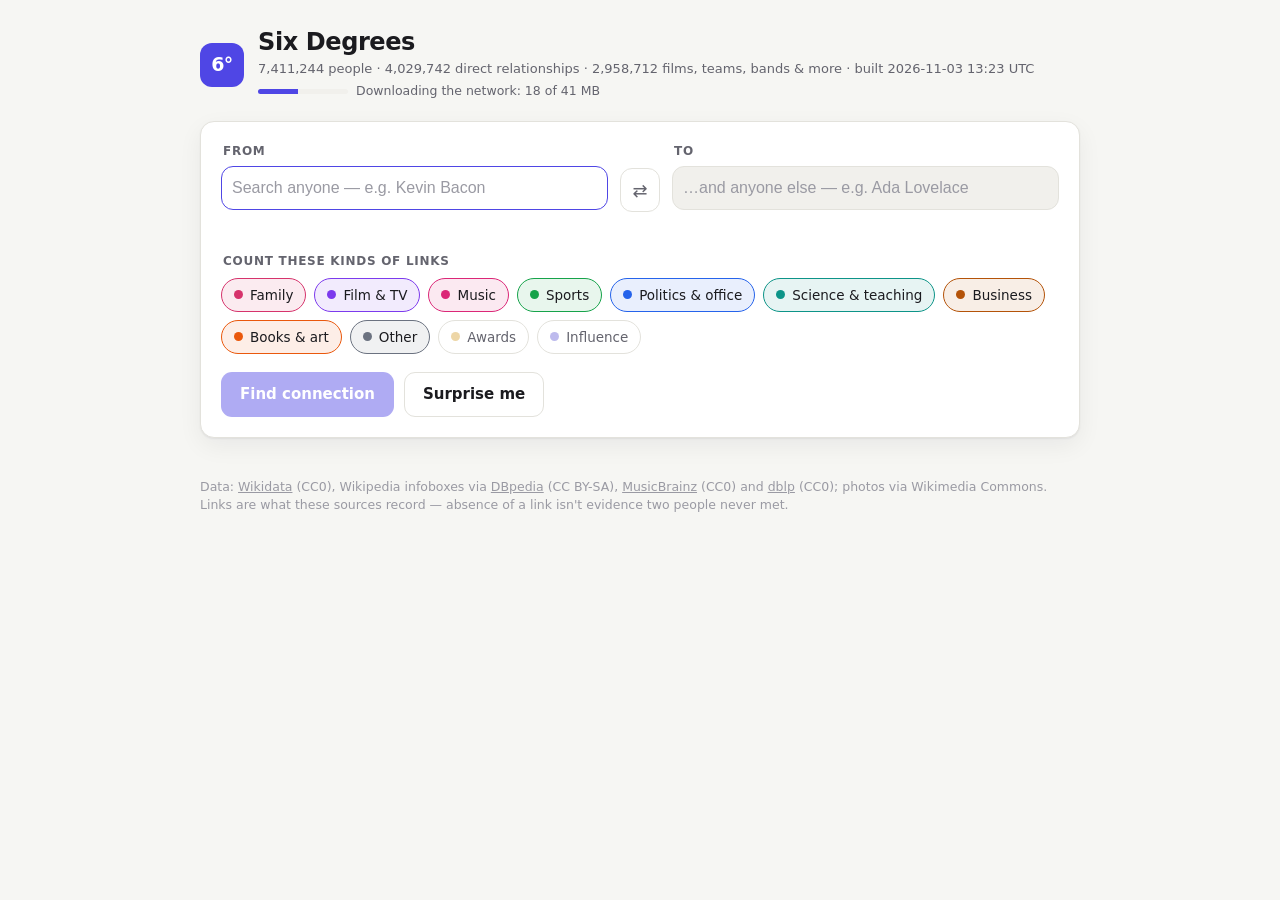
<file: index.html>
<!doctype html>
<html lang="en">
<head>
  <meta charset="utf-8">
  <meta name="viewport" content="width=device-width, initial-scale=1">
  <title>Six Degrees</title>
  <link rel="icon" href="data:image/svg+xml,%3Csvg xmlns='http://www.w3.org/2000/svg' viewBox='0 0 32 32'%3E%3Ccircle cx='16' cy='16' r='15' fill='%234f46e5'/%3E%3Ctext x='16' y='22' font-family='Arial' font-size='17' font-weight='700' text-anchor='middle' fill='white'%3E6%3C/text%3E%3C/svg%3E">
  <link rel="stylesheet" href="style.css?v=202611031323-eb7ca669">
</head>
<body>
  <header class="top">
    <div class="brand">
      <span class="mark" aria-hidden="true">6°</span>
      <div>
        <h1>Six Degrees</h1>
        <p id="stats" class="stats">Loading database…</p>
        <p id="net" class="net" hidden></p>
      </div>
    </div>
  </header>

  <main>
    <section class="panel" aria-label="Find a connection">
      <div class="pickers">
        <div class="picker" id="pick-from">
          <label for="in-from">From</label>
          <div class="field">
            <span class="field-avatar" aria-hidden="true"></span>
            <input id="in-from" type="search" autocomplete="off" spellcheck="false" placeholder="Search anyone — e.g. Kevin Bacon"
                   role="combobox" aria-autocomplete="list" aria-expanded="false" aria-controls="sug-from">
          </div>
          <p class="chosen-meta"></p>
          <ul class="suggest" id="sug-from" role="listbox" hidden></ul>
        </div>
        <button id="swap" class="swap" type="button" title="Swap" aria-label="Swap the two people">⇄</button>
        <div class="picker" id="pick-to">
          <label for="in-to">To</label>
          <div class="field">
            <span class="field-avatar" aria-hidden="true"></span>
            <input id="in-to" type="search" autocomplete="off" spellcheck="false" placeholder="…and anyone else — e.g. Ada Lovelace"
                   role="combobox" aria-autocomplete="list" aria-expanded="false" aria-controls="sug-to">
          </div>
          <p class="chosen-meta"></p>
          <ul class="suggest" id="sug-to" role="listbox" hidden></ul>
        </div>
      </div>

      <fieldset class="cats">
        <legend>Count these kinds of links</legend>
        <div id="cats" class="chips"></div>
      </fieldset>

      <div class="actions">
        <button id="go" class="primary" type="button" disabled>Find connection</button>
        <button id="random" class="ghost" type="button">Surprise me</button>
        <div id="avoiding" class="avoiding" hidden></div>
      </div>
    </section>

    <section id="result" class="result" aria-live="polite"></section>
  </main>

  <aside id="drawer" class="drawer" aria-label="Person details" hidden>
    <div class="drawer-inner" id="drawer-body"></div>
  </aside>
  <div id="scrim" class="scrim" hidden></div>

  <footer class="foot">
    Data: <a href="https://www.wikidata.org" target="_blank" rel="noopener">Wikidata</a> (CC0),
    Wikipedia infoboxes via <a href="https://www.dbpedia.org" target="_blank" rel="noopener">DBpedia</a> (CC BY-SA),
    <a href="https://musicbrainz.org" target="_blank" rel="noopener">MusicBrainz</a> (CC0) and
    <a href="https://dblp.org" target="_blank" rel="noopener">dblp</a> (CC0); photos via Wikimedia Commons.
    Links are what these sources record — absence of a link isn't evidence two people never met.
  </footer>
  <script>window.SIXDEG_STATIC = { data: "data/", version: "202611031323", web: "202611031323-eb7ca669" };</script>
  <script src="engine.js?v=202611031323-eb7ca669"></script>
  <script src="app.js?v=202611031323-eb7ca669"></script>
</body>
</html>
</file>
<file: style.css>
:root {
  --bg: #f6f6f3;
  --surface: #ffffff;
  --surface-2: #f1f0ec;
  --text: #1b1b1f;
  --muted: #64646e;
  --faint: #9a9aa3;
  --border: #e3e2dc;
  --accent: #4f46e5;
  --accent-ink: #ffffff;
  --accent-soft: #eceafd;
  --focus: #4f46e5;
  --shadow: 0 1px 2px rgba(20, 20, 30, .06), 0 8px 24px rgba(20, 20, 30, .06);
  --radius: 14px;

  --c-family: #d6336c;
  --c-film: #7c3aed;
  --c-music: #db2777;
  --c-sports: #16a34a;
  --c-politics: #2563eb;
  --c-science: #0d9488;
  --c-business: #b45309;
  --c-arts: #ea580c;
  --c-other: #6b7280;
  --c-awards: #ca8a04;
  --c-influence: #4338ca;
}

@media (prefers-color-scheme: dark) {
  :root:not([data-theme="light"]) {
    --bg: #111114;
    --surface: #1a1a1f;
    --surface-2: #232329;
    --text: #ececf1;
    --muted: #a3a3ad;
    --faint: #6e6e78;
    --border: #2e2e36;
    --accent: #8b85ff;
    --accent-ink: #111114;
    --accent-soft: #26244a;
    --focus: #8b85ff;
    --shadow: 0 1px 2px rgba(0, 0, 0, .4), 0 8px 24px rgba(0, 0, 0, .35);
    --c-family: #f06595;
    --c-film: #a78bfa;
    --c-music: #f472b6;
    --c-sports: #4ade80;
    --c-politics: #60a5fa;
    --c-science: #2dd4bf;
    --c-business: #f59e0b;
    --c-arts: #fb923c;
    --c-other: #9ca3af;
    --c-awards: #facc15;
    --c-influence: #818cf8;
  }
}

* { box-sizing: border-box; }
html { -webkit-text-size-adjust: 100%; }
body {
  margin: 0;
  background: var(--bg);
  color: var(--text);
  font: 15px/1.5 ui-sans-serif, system-ui, -apple-system, "Segoe UI", Roboto, "Helvetica Neue", Arial, sans-serif;
}
a { color: inherit; }
button { font: inherit; color: inherit; }
:focus-visible { outline: 2px solid var(--focus); outline-offset: 2px; }

/* ---------- header ---------- */
.top { max-width: 920px; margin: 0 auto; padding: 28px 20px 8px; }
.brand { display: flex; align-items: center; gap: 14px; }
.mark {
  display: grid; place-items: center; flex: none;
  width: 44px; height: 44px; border-radius: 12px;
  background: var(--accent); color: var(--accent-ink);
  font-weight: 800; font-size: 19px; letter-spacing: -.5px;
}
h1 { margin: 0; font-size: 24px; letter-spacing: -.4px; line-height: 1.2; }
.stats { margin: 2px 0 0; color: var(--muted); font-size: 13px; }
.net { display: flex; align-items: center; gap: 8px; margin: 4px 0 0; color: var(--muted); font-size: 12.5px; }
.net[hidden] { display: none; }
.net.err { color: #c2410c; }
.net .bar { flex: none; width: 90px; height: 5px; border-radius: 3px; background: var(--surface-2); overflow: hidden; }
.net .bar i { display: block; height: 100%; background: var(--accent); transition: width .2s; }

main { max-width: 920px; margin: 0 auto; padding: 12px 20px 40px; }

/* ---------- search panel ---------- */
.panel {
  background: var(--surface); border: 1px solid var(--border); border-radius: var(--radius);
  box-shadow: var(--shadow); padding: 20px;
}
.pickers { display: grid; grid-template-columns: 1fr auto 1fr; gap: 12px; align-items: start; }
.picker { position: relative; min-width: 0; }
.picker label { display: block; font-size: 12px; font-weight: 600; text-transform: uppercase; letter-spacing: .06em; color: var(--muted); margin: 0 0 6px 2px; }
.field {
  display: flex; align-items: center; gap: 10px;
  border: 1.5px solid var(--border); border-radius: 12px; background: var(--surface-2);
  padding: 6px 10px; transition: border-color .15s, background .15s;
}
.field:focus-within { border-color: var(--accent); background: var(--surface); }
.field-avatar { display: none; width: 30px; height: 30px; flex: none; }
.picker.picked .field-avatar { display: block; }
.field input {
  flex: 1; min-width: 0; border: 0; outline: 0; background: transparent; color: var(--text);
  font-size: 16px; padding: 6px 0;
}
.field input::placeholder { color: var(--faint); }
.chosen-meta { margin: 6px 2px 0; min-height: 1.4em; font-size: 12.5px; color: var(--muted); white-space: nowrap; overflow: hidden; text-overflow: ellipsis; }
.swap {
  margin-top: 26px; width: 40px; height: 44px; border-radius: 12px; border: 1.5px solid var(--border);
  background: var(--surface); cursor: pointer; font-size: 18px; color: var(--muted);
}
.swap:hover { color: var(--accent); border-color: var(--accent); }

.suggest {
  position: absolute; z-index: 20; left: 0; right: 0; top: 74px; margin: 0; padding: 6px; list-style: none;
  background: var(--surface); border: 1px solid var(--border); border-radius: 12px; box-shadow: var(--shadow);
  max-height: 420px; overflow-y: auto;
}
.suggest li {
  display: flex; align-items: center; gap: 10px; padding: 8px; border-radius: 9px; cursor: pointer;
}
.suggest li[aria-selected="true"], .suggest li:hover { background: var(--accent-soft); }
.suggest li.empty { color: var(--muted); cursor: default; background: none; }
.suggest .txt { min-width: 0; }
.suggest b { display: block; font-weight: 600; }
.suggest small { display: block; color: var(--muted); font-size: 12.5px; white-space: nowrap; overflow: hidden; text-overflow: ellipsis; }

/* avatars */
.av {
  position: relative; flex: none; width: 40px; height: 40px; border-radius: 50%; overflow: hidden;
  display: grid; place-items: center; background: var(--surface-2); color: var(--muted);
  font-weight: 700; font-size: 14px; letter-spacing: .02em;
}
.av img { position: absolute; inset: 0; width: 100%; height: 100%; object-fit: cover; object-position: 50% 20%; }
.av.sm { width: 30px; height: 30px; font-size: 11px; }
.av.lg { width: 56px; height: 56px; font-size: 18px; }
.av.xl { width: 72px; height: 72px; font-size: 22px; }

/* category chips */
.cats { border: 0; margin: 18px 0 0; padding: 0; min-width: 0; }
.cats legend { font-size: 12px; font-weight: 600; text-transform: uppercase; letter-spacing: .06em; color: var(--muted); padding: 0 0 8px 2px; }
.chips { display: flex; flex-wrap: wrap; gap: 8px; }
.chip {
  display: inline-flex; align-items: center; gap: 7px; padding: 6px 12px; border-radius: 999px;
  border: 1.5px solid var(--border); background: var(--surface); cursor: pointer; font-size: 13.5px; user-select: none;
}
.chip .dot { width: 9px; height: 9px; border-radius: 50%; background: var(--cat); opacity: .35; }
.chip[aria-pressed="true"] { border-color: var(--cat); background: color-mix(in srgb, var(--cat) 10%, var(--surface)); }
.chip[aria-pressed="true"] .dot { opacity: 1; }
.chip[aria-pressed="false"] { color: var(--muted); }

.actions { display: flex; flex-wrap: wrap; align-items: center; gap: 10px; margin-top: 18px; }
.primary, .ghost {
  border-radius: 11px; padding: 10px 18px; font-weight: 600; cursor: pointer; border: 1.5px solid transparent;
}
.primary { background: var(--accent); color: var(--accent-ink); }
.primary:disabled { opacity: .45; cursor: not-allowed; }
.ghost { background: transparent; border-color: var(--border); }
.ghost:hover { border-color: var(--accent); color: var(--accent); }
.avoiding { display: flex; flex-wrap: wrap; align-items: center; gap: 6px; font-size: 13px; color: var(--muted); }
.avoiding .tag {
  display: inline-flex; align-items: center; gap: 4px; padding: 3px 4px 3px 10px; border-radius: 999px;
  background: var(--surface-2); border: 1px solid var(--border); color: var(--text);
}
.avoiding .tag button { border: 0; background: none; cursor: pointer; color: var(--muted); padding: 0 6px; font-size: 14px; }

/* ---------- results ---------- */
.result { margin-top: 26px; }
.result:empty { display: none; }
.headline { display: flex; align-items: baseline; gap: 12px; flex-wrap: wrap; margin: 0 0 4px; }
.headline .num { font-size: 56px; font-weight: 800; letter-spacing: -2px; line-height: 1; color: var(--accent); }
.headline .what { font-size: 20px; font-weight: 650; }
.subline { margin: 4px 0 20px; color: var(--muted); font-size: 13px; }
.notice {
  background: var(--surface); border: 1px solid var(--border); border-radius: var(--radius); padding: 18px 20px; color: var(--muted);
}
.notice.err { border-color: color-mix(in srgb, #dc2626 45%, var(--border)); color: var(--text); }
.loading { display: flex; align-items: center; gap: 12px; color: var(--muted); }
.loading .msg { flex: 1; min-width: 0; }
.loading .stop { flex: none; font-size: 13.5px; padding: 6px 14px; }
.loading .stop:hover { color: #dc2626; border-color: #dc2626; }
.spinner { flex: none; width: 18px; height: 18px; border-radius: 50%; border: 2.5px solid var(--border); border-top-color: var(--accent); animation: spin .8s linear infinite; }
@keyframes spin { to { transform: rotate(360deg); } }

.chain { list-style: none; margin: 0; padding: 0; position: relative; }
.node {
  position: relative; display: flex; gap: 14px; align-items: center;
  background: var(--surface); border: 1px solid var(--border); border-radius: var(--radius); padding: 14px 16px;
  box-shadow: var(--shadow);
}
.node .who { min-width: 0; flex: 1; }
.node .name { font-weight: 700; font-size: 17px; text-decoration: none; }
.node .name:hover { text-decoration: underline; }
.node .meta { color: var(--muted); font-size: 13px; margin-top: 1px; overflow: hidden; text-overflow: ellipsis; display: -webkit-box; -webkit-line-clamp: 2; -webkit-box-orient: vertical; }
.node .btns { display: flex; gap: 6px; flex: none; }
.mini-btn {
  border: 1px solid var(--border); background: var(--surface); border-radius: 8px; padding: 4px 9px; font-size: 12.5px;
  color: var(--muted); cursor: pointer; white-space: nowrap;
}
.mini-btn:hover { color: var(--accent); border-color: var(--accent); }
.edge .src { margin: 4px 0 0; font-size: 12px; color: var(--faint); }
.edge .src a { color: inherit; text-decoration: none; }
.edge .src a:hover { text-decoration: underline; }

.edge { position: relative; margin: 0 0 0 35px; padding: 14px 0 14px 28px; border-left: 2.5px solid var(--cat); }
.edge .pill {
  display: inline-block; font-size: 11px; font-weight: 700; text-transform: uppercase; letter-spacing: .06em;
  color: var(--cat); background: color-mix(in srgb, var(--cat) 12%, transparent); padding: 2px 8px; border-radius: 999px;
}
.edge p { margin: 6px 0 0; }
.edge .sentence strong { font-weight: 650; }
.edge .also { color: var(--muted); font-size: 13px; }

.cat-family { --cat: var(--c-family); } .cat-film { --cat: var(--c-film); } .cat-music { --cat: var(--c-music); }
.cat-sports { --cat: var(--c-sports); } .cat-politics { --cat: var(--c-politics); } .cat-science { --cat: var(--c-science); }
.cat-business { --cat: var(--c-business); } .cat-arts { --cat: var(--c-arts); } .cat-other { --cat: var(--c-other); }
.cat-awards { --cat: var(--c-awards); } .cat-influence { --cat: var(--c-influence); }

.routes { margin-top: 26px; }
.routes h3, .drawer h3 { font-size: 12px; font-weight: 650; text-transform: uppercase; letter-spacing: .06em; color: var(--muted); margin: 0 0 10px; }
.route {
  display: flex; flex-wrap: wrap; align-items: center; gap: 6px; width: 100%; text-align: left;
  background: var(--surface); border: 1px solid var(--border); border-radius: 12px; padding: 10px 12px; margin-bottom: 8px; cursor: pointer;
}
.route:hover, .route[aria-current="true"] { border-color: var(--accent); }
.route .arrow { color: var(--faint); }

/* ---------- drawer ---------- */
.scrim { position: fixed; inset: 0; background: rgba(10, 10, 15, .35); z-index: 40; }
.drawer {
  position: fixed; z-index: 50; top: 0; right: 0; bottom: 0; width: min(460px, 100vw);
  background: var(--surface); border-left: 1px solid var(--border); box-shadow: var(--shadow);
  overflow-y: auto; overscroll-behavior: contain;
}
.drawer-inner { padding: 20px; }
.drawer .close { float: right; border: 0; background: none; font-size: 22px; color: var(--muted); cursor: pointer; line-height: 1; padding: 4px 8px; }
.drawer .head { display: flex; gap: 14px; align-items: center; margin-bottom: 10px; }
.drawer .head h2 { margin: 0; font-size: 20px; line-height: 1.25; }
.drawer .head .meta { color: var(--muted); font-size: 13px; }
.drawer .links { display: flex; flex-wrap: wrap; gap: 8px; margin: 10px 0 18px; }
.drawer .links a { font-size: 13px; color: var(--accent); }
.drawer section { margin: 18px 0; }
.drawer h3 { display: flex; align-items: center; gap: 8px; }
.drawer h3::before { content: ""; width: 9px; height: 9px; border-radius: 50%; background: var(--cat); }
.drawer ul { list-style: none; margin: 0; padding: 0; }
.drawer li { padding: 8px 0; border-top: 1px solid var(--border); font-size: 14px; }
.drawer li:first-child { border-top: 0; }
.drawer .ctx-title { font-weight: 600; }
.drawer .ctx-role { color: var(--muted); font-size: 13px; }
.drawer .with { display: flex; flex-wrap: wrap; gap: 4px 10px; margin-top: 4px; font-size: 13px; }
.linkish { border: 0; background: none; padding: 0; color: var(--accent); cursor: pointer; text-align: left; font-size: inherit; }
.linkish:hover { text-decoration: underline; }
.more { color: var(--muted); font-size: 13px; margin-top: 6px; }

.foot { max-width: 920px; margin: 0 auto; padding: 0 20px 36px; color: var(--faint); font-size: 12.5px; }

@media (max-width: 680px) {
  .top { padding-top: 18px; }
  .brand { align-items: flex-start; }
  main { padding: 8px 16px 32px; }
  .panel { padding: 16px; }
  .pickers { grid-template-columns: 1fr; gap: 4px; }
  .swap { margin: 0 auto; width: 44px; height: 36px; transform: rotate(90deg); }
  .suggest { top: 74px; }
  .headline .num { font-size: 44px; }
  .node { flex-wrap: wrap; padding: 12px; }
  .node .btns { width: 100%; padding-left: 54px; }
  .edge { margin-left: 30px; padding-left: 20px; }
  .foot { padding: 0 16px 28px; }
}
</file>
